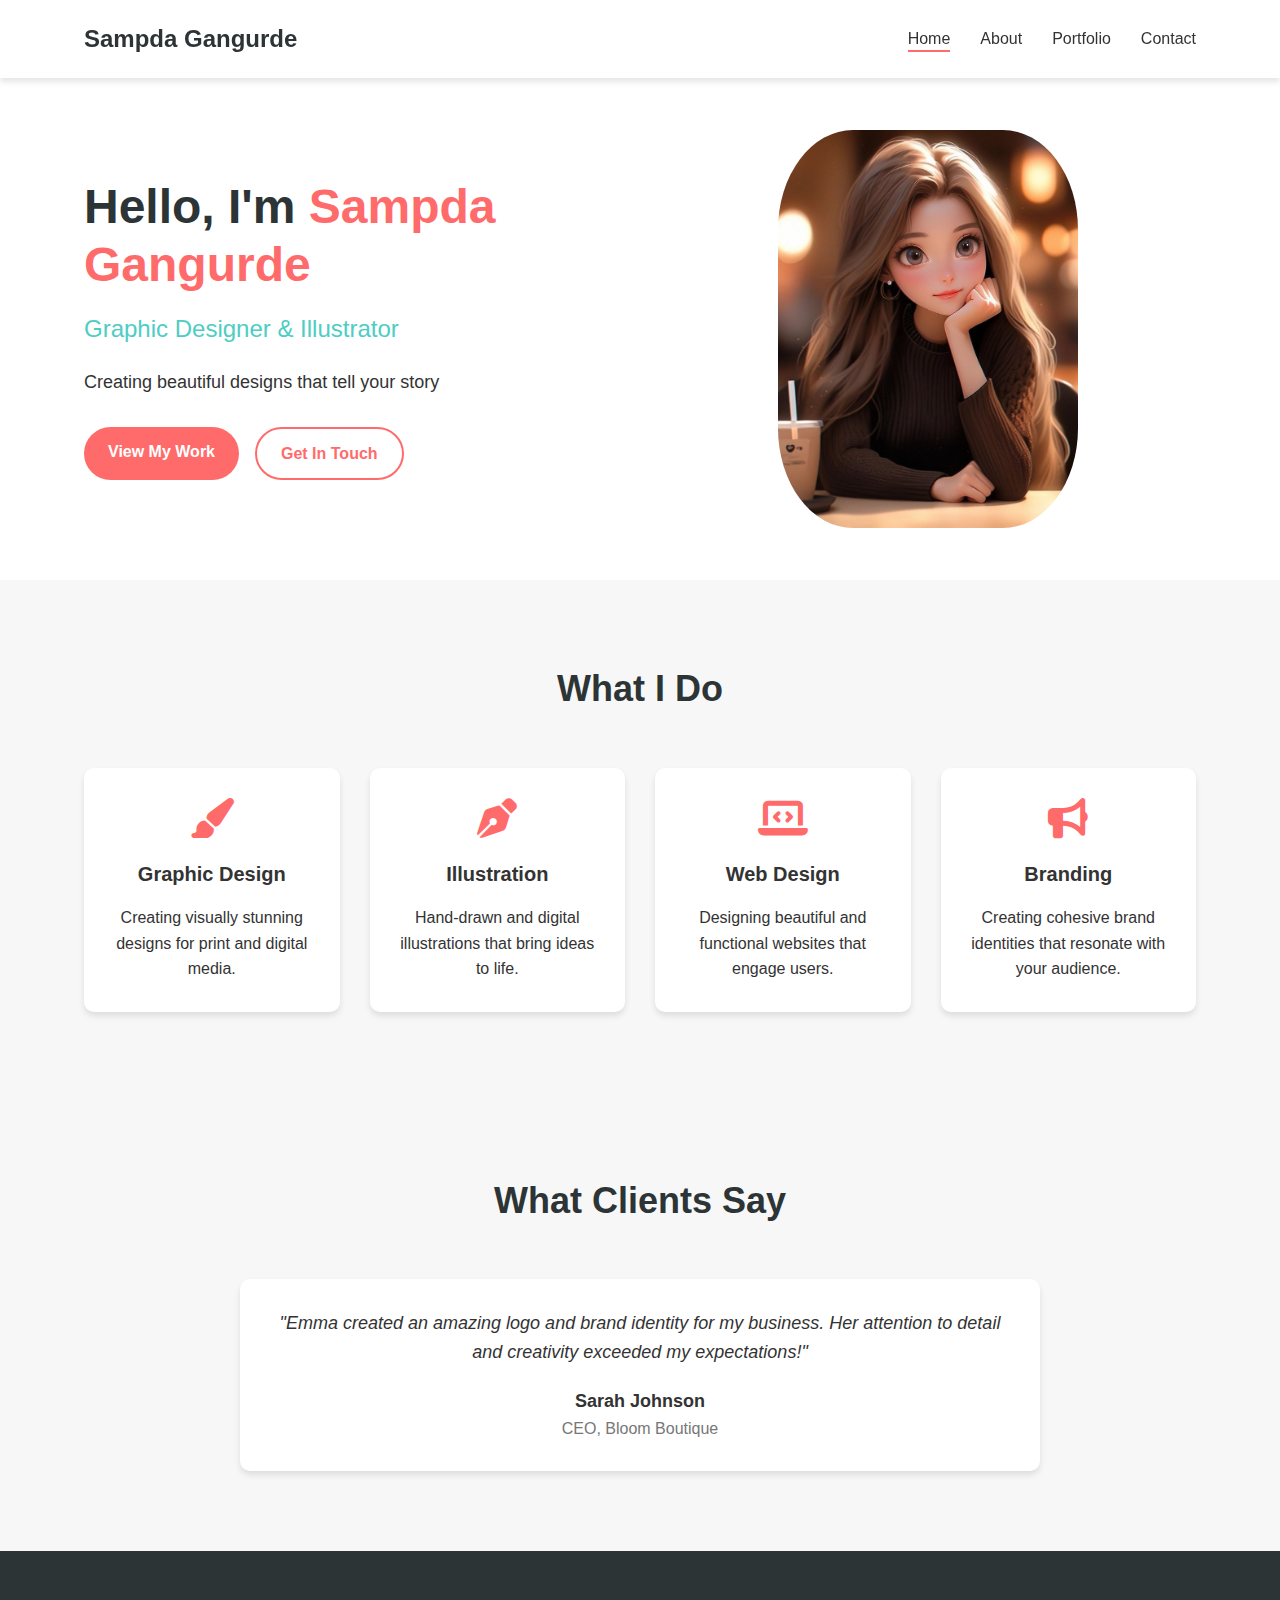
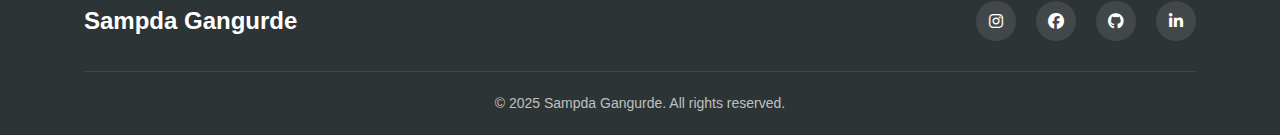
<file: index.html>
<!DOCTYPE html>
<html lang="en">
  <head>
    <meta charset="UTF-8" />
    <link rel="icon" type="image/svg+xml" href="/vite.svg" />
    <meta name="viewport" content="width=device-width, initial-scale=1.0" />
    <title>Sampda's Portfolio | Home</title>
    <link rel="stylesheet" href="style.css" />
    <link
      rel="stylesheet"
      href="https://cdnjs.cloudflare.com/ajax/libs/font-awesome/6.4.0/css/all.min.css"
    />
  </head>
  <body>
    <header>
      <div class="container">
        <nav>
          <div class="logo">Sampda Gangurde</div>
          <ul class="nav-links">
            <li><a href="index.html" class="active">Home</a></li>
            <li><a href="about.html">About</a></li>
            <li><a href="portfolio.html">Portfolio</a></li>
            <li><a href="contact.html">Contact</a></li>
          </ul>
        </nav>
      </div>
    </header>

    <section class="hero">
      <div class="container">
        <div class="hero-content">
          <h1>Hello, I'm <span class="highlight">Sampda Gangurde</span></h1>
          <h2>Graphic Designer & Illustrator</h2>
          <p>Creating beautiful designs that tell your story</p>
          <div class="cta-buttons">
            <a href="portfolio.html" class="btn primary-btn">View My Work</a>
            <a href="contact.html" class="btn secondary-btn">Get In Touch</a>
          </div>
        </div>
        <div class="hero-image">
          <div class="image-placeholder">
            <!-- <i class="fa-solid fa-user-circle"></i> -->
            <img style="border-radius: 25%;" src="/images/1.jpg" alt="">
          </div>
        </div>
      </div>
    </section>

    <section class="services">
      <div class="container">
        <h2 class="section-title">What I Do</h2>
        <div class="services-grid">
          <div class="service-item">
            <i class="fa-solid fa-paintbrush"></i>
            <h3>Graphic Design</h3>
            <p>
              Creating visually stunning designs for print and digital media.
            </p>
          </div>
          <div class="service-item">
            <i class="fa-solid fa-pen-nib"></i>
            <h3>Illustration</h3>
            <p>
              Hand-drawn and digital illustrations that bring ideas to life.
            </p>
          </div>
          <div class="service-item">
            <i class="fa-solid fa-laptop-code"></i>
            <h3>Web Design</h3>
            <p>
              Designing beautiful and functional websites that engage users.
            </p>
          </div>
          <div class="service-item">
            <i class="fa-solid fa-bullhorn"></i>
            <h3>Branding</h3>
            <p>
              Creating cohesive brand identities that resonate with your
              audience.
            </p>
          </div>
        </div>
      </div>
    </section>

    <section class="testimonials">
      <div class="container">
        <h2 class="section-title">What Clients Say</h2>
        <div class="testimonial-slider">
          <div class="testimonial-item">
            <p class="testimonial-text">
              "Emma created an amazing logo and brand identity for my business.
              Her attention to detail and creativity exceeded my expectations!"
            </p>
            <div class="testimonial-author">
              <p class="author-name">Sarah Johnson</p>
              <p class="author-title">CEO, Bloom Boutique</p>
            </div>
          </div>
        </div>
      </div>
    </section>

    <footer>
      <div class="container">
        <div class="footer-content">
          <div class="footer-logo">Sampda Gangurde</div>
          <div class="social-links">
            <a href="#" class="social-link"
              ><i class="fa-brands fa-instagram"></i
            ></a>
            <a href="#" class="social-link"
              ><i class="fa-brands fa-facebook"></i
            ></a>
            <a href="#" class="social-link"
              ><i class="fa-brands fa-github"></i
            ></a>
            <a href="#" class="social-link"
              ><i class="fa-brands fa-linkedin-in"></i
            ></a>
          </div>
        </div>
        <div class="copyright">
          <p>&copy; 2025 Sampda Gangurde. All rights reserved.</p>
        </div>
      </div>
    </footer>
  </body>
</html>
</file>
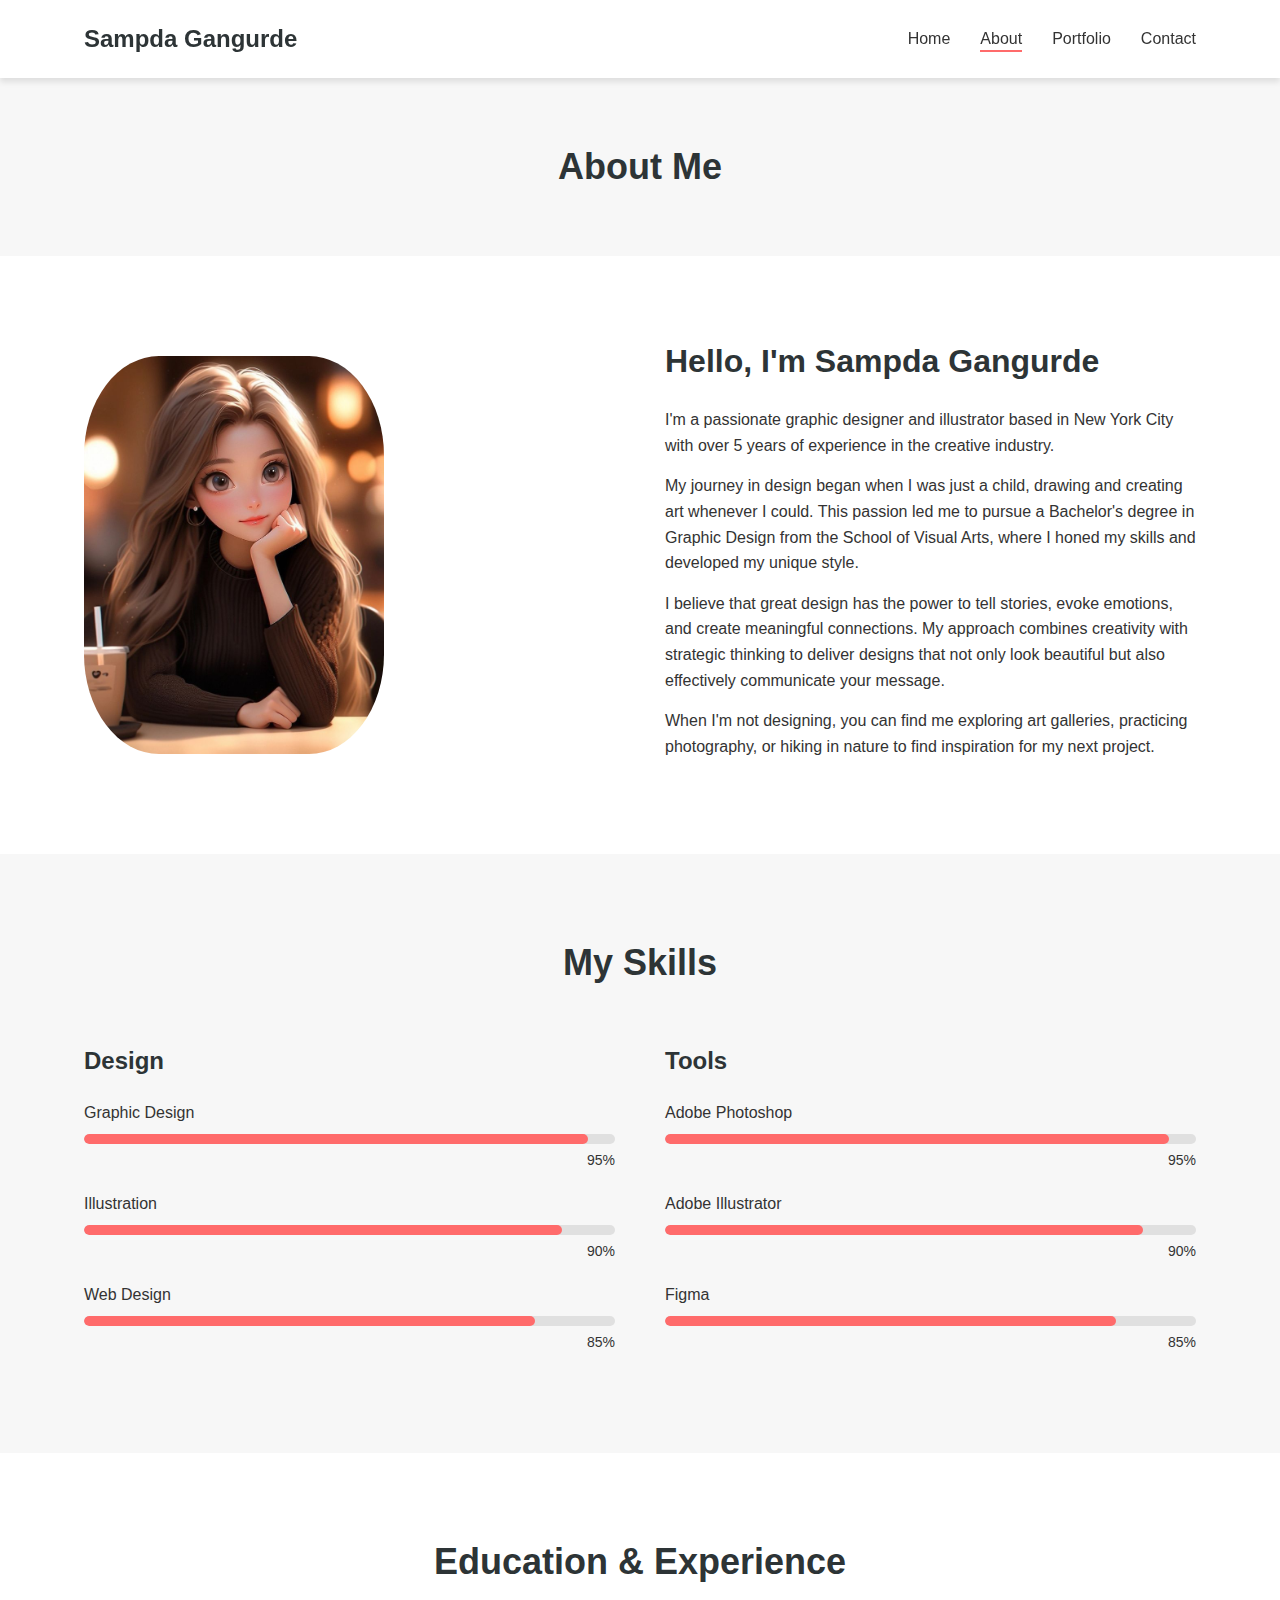
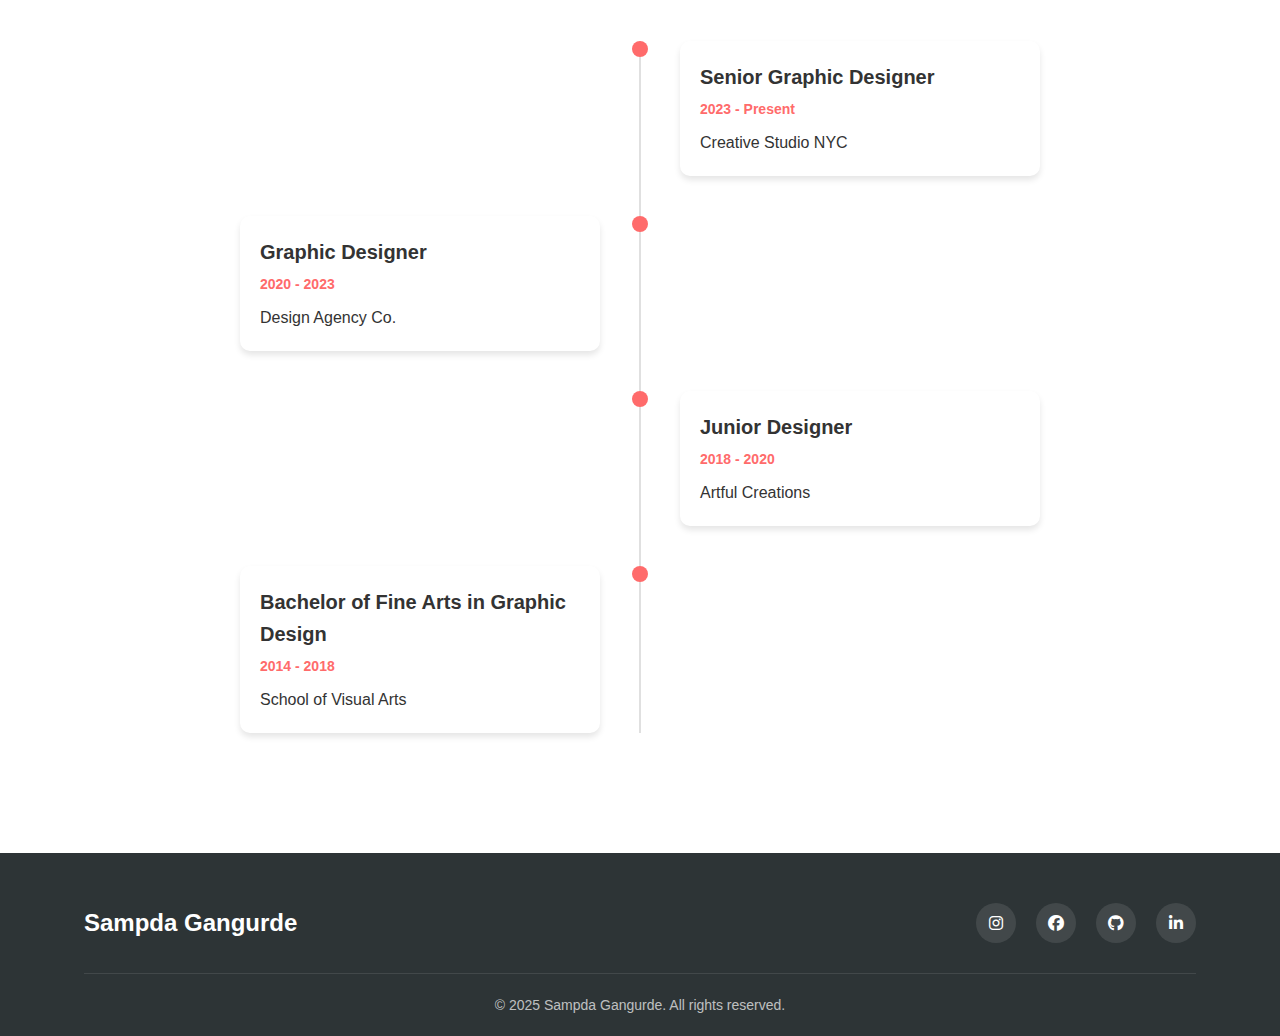
<file: about.html>
<!doctype html>
<html lang="en">
  <head>
    <meta charset="UTF-8" />
    <link rel="icon" type="image/svg+xml" href="/vite.svg" />
    <meta name="viewport" content="width=device-width, initial-scale=1.0" />
    <title>Sampda's Portfolio | About</title>
    <link rel="stylesheet" href="style.css">
    <link rel="stylesheet" href="https://cdnjs.cloudflare.com/ajax/libs/font-awesome/6.4.0/css/all.min.css">
  </head>
  <body>
    <header>
      <div class="container">
        <nav>
          <div class="logo">Sampda Gangurde</div>
          <ul class="nav-links">
            <li><a href="index.html">Home</a></li>
            <li><a href="about.html" class="active">About</a></li>
            <li><a href="portfolio.html">Portfolio</a></li>
            <li><a href="contact.html">Contact</a></li>
          </ul>
        </nav>
      </div>
    </header>

    <section class="page-header">
      <div class="container">
        <h1>About Me</h1>
      </div>
    </section>

    <section class="about">
      <div class="container">
        <div class="about-content">
          <div class="about-image">
            <div class="image-placeholder">
              <!-- <i class="fa-solid fa-user-circle"></i> -->
              <img style="border-radius: 25%;" src="/images/1.jpg" alt="">
            </div>
          </div>
          <div class="about-text">
            <h2>Hello, I'm Sampda Gangurde</h2>
            <p>I'm a passionate graphic designer and illustrator based in New York City with over 5 years of experience in the creative industry.</p>
            <p>My journey in design began when I was just a child, drawing and creating art whenever I could. This passion led me to pursue a Bachelor's degree in Graphic Design from the School of Visual Arts, where I honed my skills and developed my unique style.</p>
            <p>I believe that great design has the power to tell stories, evoke emotions, and create meaningful connections. My approach combines creativity with strategic thinking to deliver designs that not only look beautiful but also effectively communicate your message.</p>
            <p>When I'm not designing, you can find me exploring art galleries, practicing photography, or hiking in nature to find inspiration for my next project.</p>
          </div>
        </div>
      </div>
    </section>

    <section class="skills">
      <div class="container">
        <h2 class="section-title">My Skills</h2>
        <div class="skills-content">
          <div class="skill-category">
            <h3>Design</h3>
            <div class="skill-item">
              <div class="skill-name">Graphic Design</div>
              <div class="skill-bar">
                <div class="skill-level" style="width: 95%"></div>
              </div>
              <div class="skill-percentage">95%</div>
            </div>
            <div class="skill-item">
              <div class="skill-name">Illustration</div>
              <div class="skill-bar">
                <div class="skill-level" style="width: 90%"></div>
              </div>
              <div class="skill-percentage">90%</div>
            </div>
            <div class="skill-item">
              <div class="skill-name">Web Design</div>
              <div class="skill-bar">
                <div class="skill-level" style="width: 85%"></div>
              </div>
              <div class="skill-percentage">85%</div>
            </div>
          </div>
          <div class="skill-category">
            <h3>Tools</h3>
            <div class="skill-item">
              <div class="skill-name">Adobe Photoshop</div>
              <div class="skill-bar">
                <div class="skill-level" style="width: 95%"></div>
              </div>
              <div class="skill-percentage">95%</div>
            </div>
            <div class="skill-item">
              <div class="skill-name">Adobe Illustrator</div>
              <div class="skill-bar">
                <div class="skill-level" style="width: 90%"></div>
              </div>
              <div class="skill-percentage">90%</div>
            </div>
            <div class="skill-item">
              <div class="skill-name">Figma</div>
              <div class="skill-bar">
                <div class="skill-level" style="width: 85%"></div>
              </div>
              <div class="skill-percentage">85%</div>
            </div>
          </div>
        </div>
      </div>
    </section>

    <section class="education">
      <div class="container">
        <h2 class="section-title">Education & Experience</h2>
        <div class="timeline">
          <div class="timeline-item">
            <div class="timeline-dot"></div>
            <div class="timeline-content">
              <h3>Senior Graphic Designer</h3>
              <p class="timeline-date">2023 - Present</p>
              <p>Creative Studio NYC</p>
            </div>
          </div>
          <div class="timeline-item">
            <div class="timeline-dot"></div>
            <div class="timeline-content">
              <h3>Graphic Designer</h3>
              <p class="timeline-date">2020 - 2023</p>
              <p>Design Agency Co.</p>
            </div>
          </div>
          <div class="timeline-item">
            <div class="timeline-dot"></div>
            <div class="timeline-content">
              <h3>Junior Designer</h3>
              <p class="timeline-date">2018 - 2020</p>
              <p>Artful Creations</p>
            </div>
          </div>
          <div class="timeline-item">
            <div class="timeline-dot"></div>
            <div class="timeline-content">
              <h3>Bachelor of Fine Arts in Graphic Design</h3>
              <p class="timeline-date">2014 - 2018</p>
              <p>School of Visual Arts</p>
            </div>
          </div>
        </div>
      </div>
    </section>

    <footer>
      <div class="container">
        <div class="footer-content">
          <div class="footer-logo">Sampda Gangurde</div>
          <div class="social-links">
            <a href="#" class="social-link"><i class="fa-brands fa-instagram"></i></a>
            <a href="#" class="social-link"><i class="fa-brands fa-facebook"></i></a>
            <a href="#" class="social-link"><i class="fa-brands fa-github"></i></a>
            <a href="#" class="social-link"><i class="fa-brands fa-linkedin-in"></i></a>
          </div>
        </div>
        <div class="copyright">
          <p>&copy; 2025 Sampda Gangurde. All rights reserved.</p>
        </div>
      </div>
    </footer>
  </body>
</html>
</file>
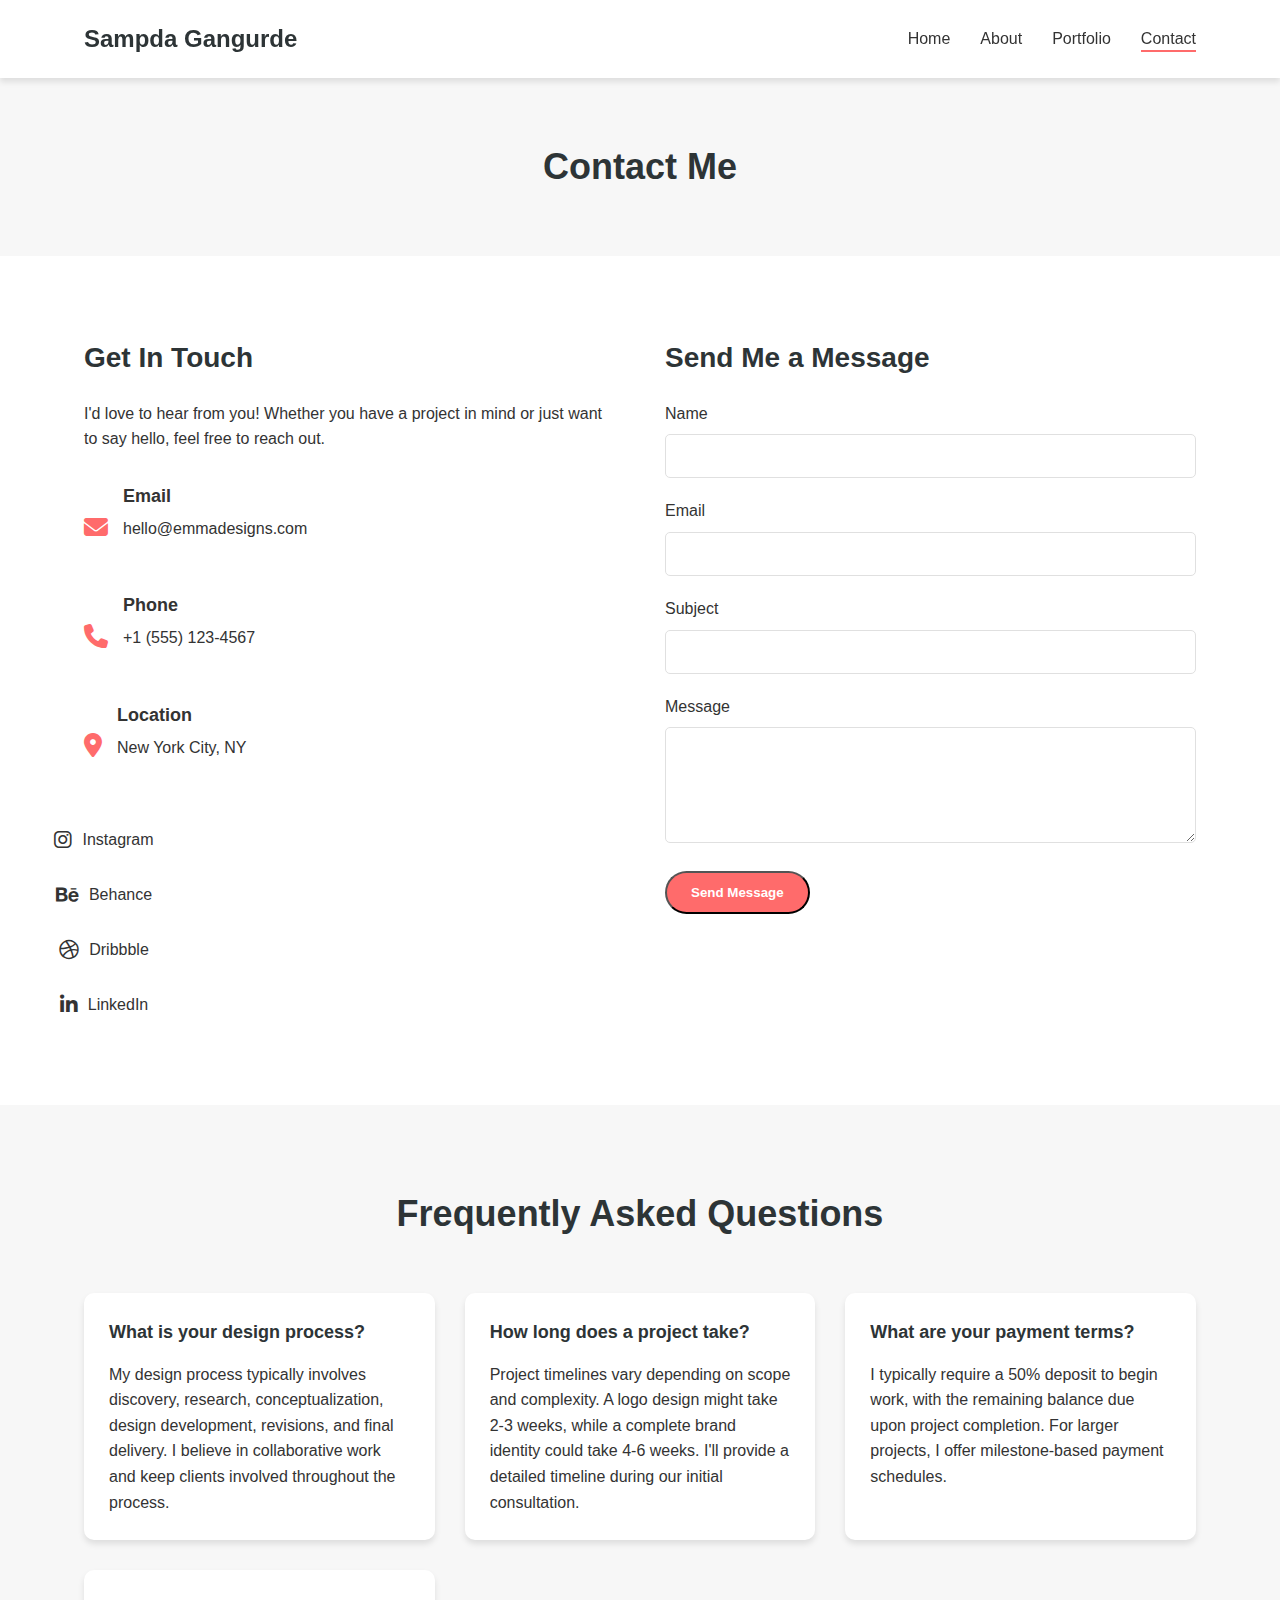
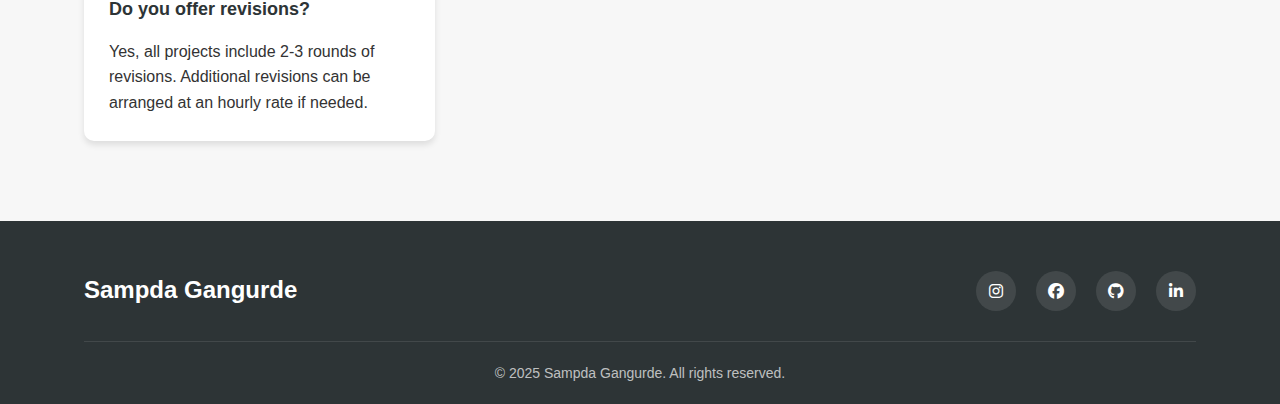
<file: contact.html>
<!doctype html>
<html lang="en">
  <head>
    <meta charset="UTF-8" />
    <link rel="icon" type="image/svg+xml" href="/vite.svg" />
    <meta name="viewport" content="width=device-width, initial-scale=1.0" />
    <title>Sampda's Portfolio | Contact</title>
    <link rel="stylesheet" href="style.css">
    <link rel="stylesheet" href="https://cdnjs.cloudflare.com/ajax/libs/font-awesome/6.4.0/css/all.min.css">
  </head>
  <body>
    <header>
      <div class="container">
        <nav>
          <div class="logo">Sampda Gangurde</div>
          <ul class="nav-links">
            <li><a href="index.html">Home</a></li>
            <li><a href="about.html">About</a></li>
            <li><a href="portfolio.html">Portfolio</a></li>
            <li><a href="contact.html" class="active">Contact</a></li>
          </ul>
        </nav>
      </div>
    </header>

    <section class="page-header">
      <div class="container">
        <h1>Contact Me</h1>
      </div>
    </section>

    <section class="contact">
      <div class="container">
        <div class="contact-content">
          <div class="contact-info">
            <h2>Get In Touch</h2>
            <p>I'd love to hear from you! Whether you have a project in mind or just want to say hello, feel free to reach out.</p>
            
            <div class="contact-details">
              <div class="contact-item">
                <i class="fa-solid fa-envelope"></i>
                <div>
                  <h3>Email</h3>
                  <p>hello@emmadesigns.com</p>
                </div>
              </div>
              <div class="contact-item">
                <i class="fa-solid fa-phone"></i>
                <div>
                  <h3>Phone</h3>
                  <p>+1 (555) 123-4567</p>
                </div>
              </div>
              <div class="contact-item">
                <i class="fa-solid fa-location-dot"></i>
                <div>
                  <h3>Location</h3>
                  <p>New York City, NY</p>
                </div>
              </div>
            </div>
            
            <div class="social-links-large">
              <a href="#" class="social-link"><i class="fa-brands fa-instagram"></i> Instagram</a>
              <a href="#" class="social-link"><i class="fa-brands fa-behance"></i> Behance</a>
              <a href="#" class="social-link"><i class="fa-brands fa-dribbble"></i> Dribbble</a>
              <a href="#" class="social-link"><i class="fa-brands fa-linkedin-in"></i> LinkedIn</a>
            </div>
          </div>
          
          <div class="contact-form">
            <h2>Send Me a Message</h2>
            <form>
              <div class="form-group">
                <label for="name">Name</label>
                <input type="text" id="name" name="name" required>
              </div>
              <div class="form-group">
                <label for="email">Email</label>
                <input type="email" id="email" name="email" required>
              </div>
              <div class="form-group">
                <label for="subject">Subject</label>
                <input type="text" id="subject" name="subject" required>
              </div>
              <div class="form-group">
                <label for="message">Message</label>
                <textarea id="message" name="message" rows="5" required></textarea>
              </div>
              <button type="submit" class="btn primary-btn">Send Message</button>
            </form>
          </div>
        </div>
      </div>
    </section>

    <section class="faq">
      <div class="container">
        <h2 class="section-title">Frequently Asked Questions</h2>
        <div class="faq-grid">
          <div class="faq-item">
            <h3>What is your design process?</h3>
            <p>My design process typically involves discovery, research, conceptualization, design development, revisions, and final delivery. I believe in collaborative work and keep clients involved throughout the process.</p>
          </div>
          <div class="faq-item">
            <h3>How long does a project take?</h3>
            <p>Project timelines vary depending on scope and complexity. A logo design might take 2-3 weeks, while a complete brand identity could take 4-6 weeks. I'll provide a detailed timeline during our initial consultation.</p>
          </div>
          <div class="faq-item">
            <h3>What are your payment terms?</h3>
            <p>I typically require a 50% deposit to begin work, with the remaining balance due upon project completion. For larger projects, I offer milestone-based payment schedules.</p>
          </div>
          <div class="faq-item">
            <h3>Do you offer revisions?</h3>
            <p>Yes, all projects include 2-3 rounds of revisions. Additional revisions can be arranged at an hourly rate if needed.</p>
          </div>
        </div>
      </div>
    </section>

    <footer>
      <div class="container">
        <div class="footer-content">
          <div class="footer-logo">Sampda Gangurde</div>
          <div class="social-links">
            <a href="#" class="social-link"><i class="fa-brands fa-instagram"></i></a>
            <a href="#" class="social-link"><i class="fa-brands fa-facebook"></i></a>
            <a href="#" class="social-link"><i class="fa-brands fa-github"></i></a>
            <a href="#" class="social-link"><i class="fa-brands fa-linkedin-in"></i></a>
          </div>
        </div>
        <div class="copyright">
          <p>&copy; 2025 Sampda Gangurde. All rights reserved.</p>
        </div>
      </div>
    </footer>
  </body>
</html>
</file>
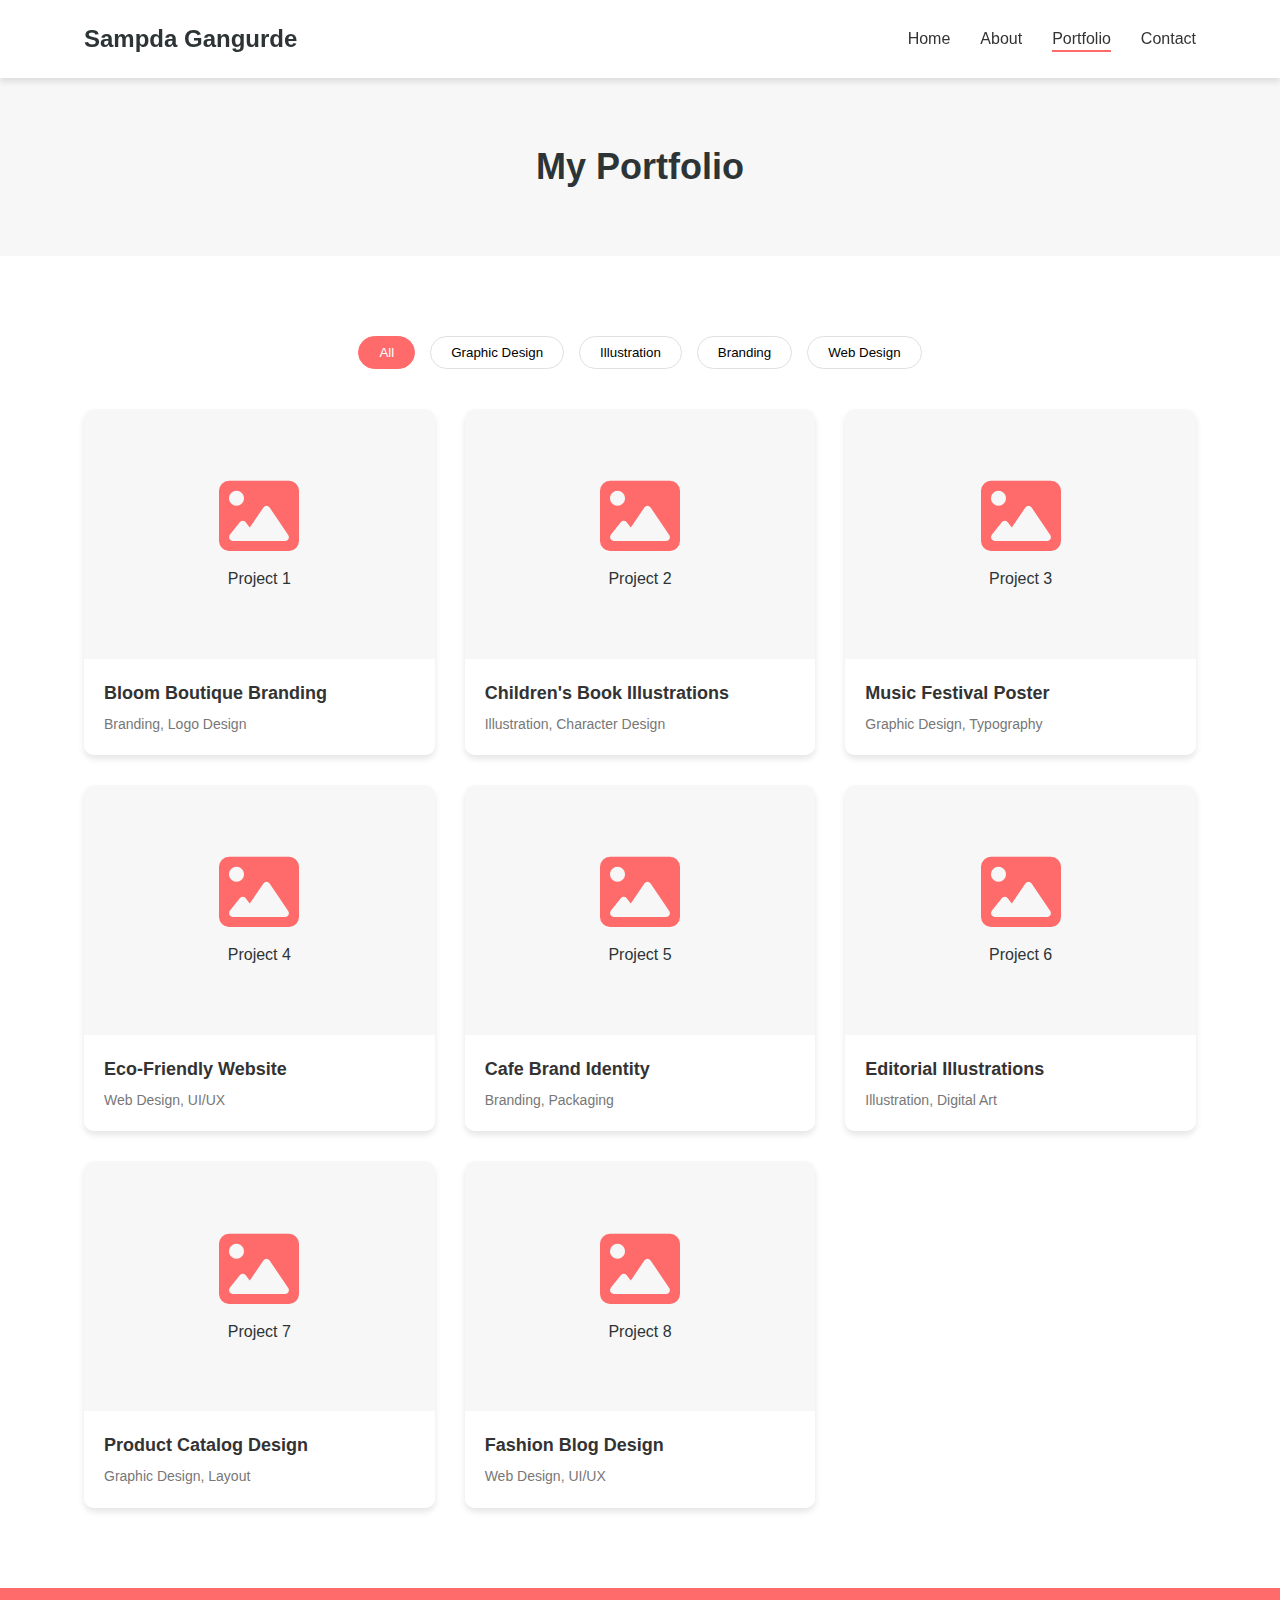
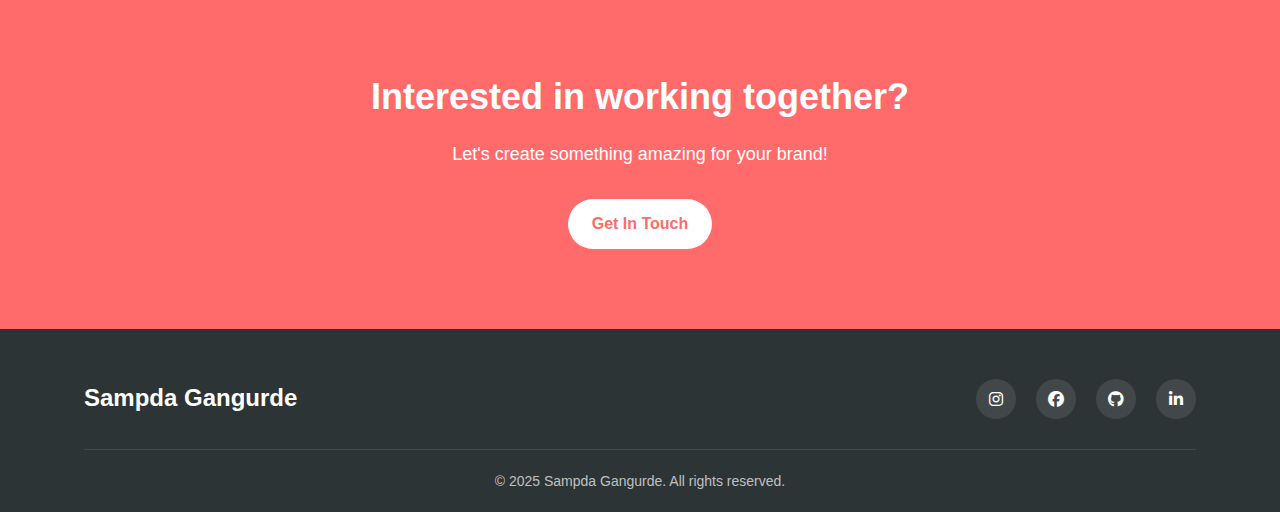
<file: portfolio.html>
<!doctype html>
<html lang="en">
  <head>
    <meta charset="UTF-8" />
    <link rel="icon" type="image/svg+xml" href="/vite.svg" />
    <meta name="viewport" content="width=device-width, initial-scale=1.0" />
    <title>Sampda's Portfolio | Work</title>
    <link rel="stylesheet" href="style.css">
    <link rel="stylesheet" href="https://cdnjs.cloudflare.com/ajax/libs/font-awesome/6.4.0/css/all.min.css">
  </head>
  <body>
    <header>
      <div class="container">
        <nav>
          <div class="logo">Sampda Gangurde</div>
          <ul class="nav-links">
            <li><a href="index.html">Home</a></li>
            <li><a href="about.html">About</a></li>
            <li><a href="portfolio.html" class="active">Portfolio</a></li>
            <li><a href="contact.html">Contact</a></li>
          </ul>
        </nav>
      </div>
    </header>

    <section class="page-header">
      <div class="container">
        <h1>My Portfolio</h1>
      </div>
    </section>

    <section class="portfolio">
      <div class="container">
        <div class="portfolio-filters">
          <button class="filter-btn active" data-filter="all">All</button>
          <button class="filter-btn" data-filter="graphic">Graphic Design</button>
          <button class="filter-btn" data-filter="illustration">Illustration</button>
          <button class="filter-btn" data-filter="branding">Branding</button>
          <button class="filter-btn" data-filter="web">Web Design</button>
        </div>
        <div class="portfolio-grid">
          <div class="portfolio-item" data-category="branding">
            <div class="portfolio-image">
              <div class="image-placeholder">
                <i class="fa-solid fa-image"></i>
                <p>Project 1</p>
              </div>
            </div>
            <div class="portfolio-info">
              <h3>Bloom Boutique Branding</h3>
              <p>Branding, Logo Design</p>
            </div>
          </div>
          <div class="portfolio-item" data-category="illustration">
            <div class="portfolio-image">
              <div class="image-placeholder">
                <i class="fa-solid fa-image"></i>
                <p>Project 2</p>
              </div>
            </div>
            <div class="portfolio-info">
              <h3>Children's Book Illustrations</h3>
              <p>Illustration, Character Design</p>
            </div>
          </div>
          <div class="portfolio-item" data-category="graphic">
            <div class="portfolio-image">
              <div class="image-placeholder">
                <i class="fa-solid fa-image"></i>
                <p>Project 3</p>
              </div>
            </div>
            <div class="portfolio-info">
              <h3>Music Festival Poster</h3>
              <p>Graphic Design, Typography</p>
            </div>
          </div>
          <div class="portfolio-item" data-category="web">
            <div class="portfolio-image">
              <div class="image-placeholder">
                <i class="fa-solid fa-image"></i>
                <p>Project 4</p>
              </div>
            </div>
            <div class="portfolio-info">
              <h3>Eco-Friendly Website</h3>
              <p>Web Design, UI/UX</p>
            </div>
          </div>
          <div class="portfolio-item" data-category="branding">
            <div class="portfolio-image">
              <div class="image-placeholder">
                <i class="fa-solid fa-image"></i>
                <p>Project 5</p>
              </div>
            </div>
            <div class="portfolio-info">
              <h3>Cafe Brand Identity</h3>
              <p>Branding, Packaging</p>
            </div>
          </div>
          <div class="portfolio-item" data-category="illustration">
            <div class="portfolio-image">
              <div class="image-placeholder">
                <i class="fa-solid fa-image"></i>
                <p>Project 6</p>
              </div>
            </div>
            <div class="portfolio-info">
              <h3>Editorial Illustrations</h3>
              <p>Illustration, Digital Art</p>
            </div>
          </div>
          <div class="portfolio-item" data-category="graphic">
            <div class="portfolio-image">
              <div class="image-placeholder">
                <i class="fa-solid fa-image"></i>
                <p>Project 7</p>
              </div>
            </div>
            <div class="portfolio-info">
              <h3>Product Catalog Design</h3>
              <p>Graphic Design, Layout</p>
            </div>
          </div>
          <div class="portfolio-item" data-category="web">
            <div class="portfolio-image">
              <div class="image-placeholder">
                <i class="fa-solid fa-image"></i>
                <p>Project 8</p>
              </div>
            </div>
            <div class="portfolio-info">
              <h3>Fashion Blog Design</h3>
              <p>Web Design, UI/UX</p>
            </div>
          </div>
        </div>
      </div>
    </section>

    <section class="cta">
      <div class="container">
        <h2>Interested in working together?</h2>
        <p>Let's create something amazing for your brand!</p>
        <a href="contact.html" class="btn primary-btn">Get In Touch</a>
      </div>
    </section>

    <footer>
      <div class="container">
        <div class="footer-content">
          <div class="footer-logo">Sampda Gangurde</div>
          <div class="social-links">
            <a href="#" class="social-link"><i class="fa-brands fa-instagram"></i></a>
            <a href="#" class="social-link"><i class="fa-brands fa-facebook"></i></a>
            <a href="#" class="social-link"><i class="fa-brands fa-github"></i></a>
            <a href="#" class="social-link"><i class="fa-brands fa-linkedin-in"></i></a>
          </div>
        </div>
        <div class="copyright">
          <p>&copy; 2025 Sampda Gangurde. All rights reserved.</p>
        </div>
      </div>
    </footer>
  </body>
</html>
</file>
<file: style.css>
:root {
  --primary-color: #ff6b6b;
  --secondary-color: #4ecdc4;
  --dark-color: #2d3436;
  --light-color: #f7f7f7;
  --text-color: #333333;
  --border-color: #e0e0e0;
  --shadow: 0 4px 6px rgba(0, 0, 0, 0.1);
  --transition: all 0.3s ease;
  
  font-family: 'Poppins', sans-serif;
  line-height: 1.6;
  color: var(--text-color);
}

/* Base Styles */
* {
  margin: 0;
  padding: 0;
  box-sizing: border-box;
}

body {
  background-color: #fff;
}

.container {
  width: 90%;
  max-width: 1200px;
  margin: 0 auto;
  padding: 0 20px;
}

a {
  text-decoration: none;
  color: inherit;
}

ul {
  list-style: none;
}

img {
  max-width: 100%;
  height: auto;
}

.highlight {
  color: var(--primary-color);
}

/* Buttons */
.btn {
  display: inline-block;
  padding: 12px 24px;
  border-radius: 30px;
  font-weight: 600;
  text-align: center;
  cursor: pointer;
  transition: var(--transition);
}

.primary-btn {
  background-color: var(--primary-color);
  color: white;
}

.primary-btn:hover {
  background-color: #ff5252;
  transform: translateY(-2px);
}

.secondary-btn {
  background-color: transparent;
  color: var(--primary-color);
  border: 2px solid var(--primary-color);
}

.secondary-btn:hover {
  background-color: var(--primary-color);
  color: white;
  transform: translateY(-2px);
}

/* Header & Navigation */
header {
  padding: 20px 0;
  position: sticky;
  top: 0;
  background-color: white;
  box-shadow: var(--shadow);
  z-index: 100;
}

nav {
  display: flex;
  justify-content: space-between;
  align-items: center;
}

.logo {
  font-size: 24px;
  font-weight: 700;
  color: var(--dark-color);
}

.nav-links {
  display: flex;
  gap: 30px;
}

.nav-links a {
  font-weight: 500;
  position: relative;
  padding: 5px 0;
}

.nav-links a::after {
  content: '';
  position: absolute;
  bottom: 0;
  left: 0;
  width: 0;
  height: 2px;
  background-color: var(--primary-color);
  transition: var(--transition);
}

.nav-links a:hover::after,
.nav-links a.active::after {
  width: 100%;
}

/* Page Header */
.page-header {
  background-color: var(--light-color);
  padding: 60px 0;
  text-align: center;
}

.page-header h1 {
  font-size: 36px;
  color: var(--dark-color);
}

/* Hero Section */
.hero {
  padding: 100px 0;
}

.hero .container {
  display: flex;
  align-items: center;
  justify-content: space-between;
  gap: 40px;
}

.hero-content {
  flex: 1;
}

.hero-content h1 {
  font-size: 48px;
  line-height: 1.2;
  margin-bottom: 16px;
  color: var(--dark-color);
}

.hero-content h2 {
  font-size: 24px;
  font-weight: 500;
  margin-bottom: 20px;
  color: var(--secondary-color);
}

.hero-content p {
  font-size: 18px;
  margin-bottom: 30px;
}

.cta-buttons {
  display: flex;
  gap: 16px;
}

.hero-image {
  flex: 1;
  display: flex;
  justify-content: center;
}

.image-placeholder {
  width: 300px;
  height: 300px;
  background-color: var(--light-color);
  border-radius: 50%;
  display: flex;
  flex-direction: column;
  justify-content: center;
  align-items: center;
  color: var(--dark-color);
}

.image-placeholder i {
  font-size: 80px;
  margin-bottom: 10px;
  color: var(--primary-color);
}

/* Services Section */
.services {
  padding: 80px 0;
  background-color: var(--light-color);
}

.section-title {
  text-align: center;
  font-size: 36px;
  margin-bottom: 50px;
  color: var(--dark-color);
}

.services-grid {
  display: grid;
  grid-template-columns: repeat(auto-fit, minmax(250px, 1fr));
  gap: 30px;
}

.service-item {
  background-color: white;
  padding: 30px;
  border-radius: 10px;
  box-shadow: var(--shadow);
  text-align: center;
  transition: var(--transition);
}

.service-item:hover {
  transform: translateY(-10px);
}

.service-item i {
  font-size: 40px;
  color: var(--primary-color);
  margin-bottom: 20px;
}

.service-item h3 {
  font-size: 20px;
  margin-bottom: 15px;
}

/* About Section */
.about {
  padding: 80px 0;
}

.about-content {
  display: flex;
  align-items: center;
  gap: 50px;
}

.about-image {
  flex: 1;
}

.about-text {
  flex: 1;
}

.about-text h2 {
  font-size: 32px;
  margin-bottom: 20px;
  color: var(--dark-color);
}

.about-text p {
  margin-bottom: 15px;
}

/* Skills Section */
.skills {
  padding: 80px 0;
  background-color: var(--light-color);
}

.skills-content {
  display: grid;
  grid-template-columns: repeat(auto-fit, minmax(300px, 1fr));
  gap: 50px;
}

.skill-category h3 {
  font-size: 24px;
  margin-bottom: 20px;
  color: var(--dark-color);
}

.skill-item {
  margin-bottom: 20px;
}

.skill-name {
  font-weight: 500;
  margin-bottom: 8px;
}

.skill-bar {
  height: 10px;
  background-color: #e0e0e0;
  border-radius: 5px;
  overflow: hidden;
}

.skill-level {
  height: 100%;
  background-color: var(--primary-color);
  border-radius: 5px;
}

.skill-percentage {
  text-align: right;
  font-size: 14px;
  margin-top: 5px;
}

/* Timeline */
.education {
  padding: 80px 0;
}

.timeline {
  position: relative;
  max-width: 800px;
  margin: 0 auto;
}

.timeline::before {
  content: '';
  position: absolute;
  top: 0;
  bottom: 0;
  left: 50%;
  width: 2px;
  background-color: var(--border-color);
  transform: translateX(-50%);
}

.timeline-item {
  position: relative;
  margin-bottom: 40px;
}

.timeline-dot {
  position: absolute;
  left: 50%;
  width: 16px;
  height: 16px;
  background-color: var(--primary-color);
  border-radius: 50%;
  transform: translateX(-50%);
  z-index: 1;
}

.timeline-content {
  width: 45%;
  padding: 20px;
  background-color: white;
  border-radius: 10px;
  box-shadow: var(--shadow);
  position: relative;
}

.timeline-item:nth-child(odd) .timeline-content {
  margin-left: auto;
}

.timeline-content h3 {
  font-size: 20px;
  margin-bottom: 5px;
}

.timeline-date {
  font-size: 14px;
  color: var(--primary-color);
  font-weight: 600;
  margin-bottom: 10px;
}

/* Portfolio Section */
.portfolio {
  padding: 80px 0;
}

.portfolio-filters {
  display: flex;
  justify-content: center;
  flex-wrap: wrap;
  gap: 15px;
  margin-bottom: 40px;
}

.filter-btn {
  padding: 8px 20px;
  background-color: transparent;
  border: 1px solid var(--border-color);
  border-radius: 30px;
  cursor: pointer;
  transition: var(--transition);
}

.filter-btn:hover,
.filter-btn.active {
  background-color: var(--primary-color);
  color: white;
  border-color: var(--primary-color);
}

.portfolio-grid {
  display: grid;
  grid-template-columns: repeat(auto-fill, minmax(300px, 1fr));
  gap: 30px;
}

.portfolio-item {
  border-radius: 10px;
  overflow: hidden;
  box-shadow: var(--shadow);
  transition: var(--transition);
}

.portfolio-item:hover {
  transform: translateY(-10px);
}

.portfolio-image {
  height: 250px;
  overflow: hidden;
}

.portfolio-image .image-placeholder {
  width: 100%;
  height: 100%;
  border-radius: 0;
  background-color: var(--light-color);
}

.portfolio-info {
  padding: 20px;
  background-color: white;
}

.portfolio-info h3 {
  font-size: 18px;
  margin-bottom: 5px;
}

.portfolio-info p {
  font-size: 14px;
  color: #777;
}

/* Testimonials Section */
.testimonials {
  padding: 80px 0;
  background-color: var(--light-color);
}

.testimonial-item {
  max-width: 800px;
  margin: 0 auto;
  text-align: center;
  padding: 30px;
  background-color: white;
  border-radius: 10px;
  box-shadow: var(--shadow);
}

.testimonial-text {
  font-size: 18px;
  font-style: italic;
  margin-bottom: 20px;
}

.author-name {
  font-weight: 600;
  font-size: 18px;
}

.author-title {
  color: #777;
}

/* CTA Section */
.cta {
  padding: 80px 0;
  text-align: center;
  background-color: var(--primary-color);
  color: white;
}

.cta h2 {
  font-size: 36px;
  margin-bottom: 15px;
}

.cta p {
  font-size: 18px;
  margin-bottom: 30px;
  max-width: 600px;
  margin-left: auto;
  margin-right: auto;
}

.cta .primary-btn {
  background-color: white;
  color: var(--primary-color);
}

.cta .primary-btn:hover {
  background-color: var(--dark-color);
  color: white;
}

/* Contact Section */
.contact {
  padding: 80px 0;
}

.contact-content {
  display: grid;
  grid-template-columns: repeat(auto-fit, minmax(300px, 1fr));
  gap: 50px;
}

.contact-info h2,
.contact-form h2 {
  font-size: 28px;
  margin-bottom: 20px;
  color: var(--dark-color);
}

.contact-info p {
  margin-bottom: 30px;
}

.contact-details {
  margin-bottom: 30px;
}

.contact-item {
  display: flex;
  align-items: center;
  margin-bottom: 20px;
}

.contact-item i {
  font-size: 24px;
  color: var(--primary-color);
  margin-right: 15px;
}

.contact-item h3 {
  font-size: 18px;
  margin-bottom: 5px;
}

.social-links-large {
  display: flex;
  flex-direction: column;
  gap: 15px;
}

.social-links-large .social-link {
  display: flex;
  align-items: center;
  gap: 10px;
  font-weight: 500;
  transition: var(--transition);
}

.social-links-large .social-link:hover {
  color: var(--primary-color);
}

.social-links-large .social-link i {
  font-size: 20px;
}

/* Form Styles */
.form-group {
  margin-bottom: 20px;
}

label {
  display: block;
  margin-bottom: 8px;
  font-weight: 500;
}

input,
textarea {
  width: 100%;
  padding: 12px;
  border: 1px solid var(--border-color);
  border-radius: 5px;
  font-family: inherit;
  font-size: 16px;
  transition: var(--transition);
}

input:focus,
textarea:focus {
  outline: none;
  border-color: var(--primary-color);
}

/* FAQ Section */
.faq {
  padding: 80px 0;
  background-color: var(--light-color);
}

.faq-grid {
  display: grid;
  grid-template-columns: repeat(auto-fit, minmax(300px, 1fr));
  gap: 30px;
}

.faq-item {
  background-color: white;
  padding: 25px;
  border-radius: 10px;
  box-shadow: var(--shadow);
}

.faq-item h3 {
  font-size: 18px;
  margin-bottom: 15px;
  color: var(--dark-color);
}

/* Footer */
footer {
  background-color: var(--dark-color);
  color: white;
  padding: 50px 0 20px;
}

.footer-content {
  display: flex;
  justify-content: space-between;
  align-items: center;
  margin-bottom: 30px;
}

.footer-logo {
  font-size: 24px;
  font-weight: 700;
}

.social-links {
  display: flex;
  gap: 20px;
}

.social-link {
  display: flex;
  align-items: center;
  justify-content: center;
  width: 40px;
  height: 40px;
  background-color: rgba(255, 255, 255, 0.1);
  border-radius: 50%;
  transition: var(--transition);
}

.social-link:hover {
  background-color: var(--primary-color);
  transform: translateY(-5px);
}

.copyright {
  text-align: center;
  padding-top: 20px;
  border-top: 1px solid rgba(255, 255, 255, 0.1);
  font-size: 14px;
  color: rgba(255, 255, 255, 0.7);
}

/* Responsive Styles */
@media (max-width: 992px) {
  .hero-content h1 {
    font-size: 36px;
  }
  
  .hero-content h2 {
    font-size: 20px;
  }
  
  .section-title {
    font-size: 30px;
  }
  
  .timeline::before {
    left: 30px;
  }
  
  .timeline-dot {
    left: 30px;
  }
  
  .timeline-content {
    width: calc(100% - 60px);
    margin-left: 60px !important;
  }
}

@media (max-width: 768px) {
  .hero .container {
    flex-direction: column;
    text-align: center;
  }
  
  .cta-buttons {
    justify-content: center;
  }
  
  .about-content {
    flex-direction: column;
  }
  
  .footer-content {
    flex-direction: column;
    gap: 20px;
  }
  
  .nav-links {
    gap: 15px;
  }
}

@media (max-width: 576px) {
  .nav {
    flex-direction: column;
    gap: 15px;
  }
  
  .nav-links {
    flex-wrap: wrap;
    justify-content: center;
  }
  
  .hero-content h1 {
    font-size: 28px;
  }
  
  .section-title {
    font-size: 24px;
  }
  
  .portfolio-filters {
    flex-direction: column;
    align-items: center;
  }
}
</file>
